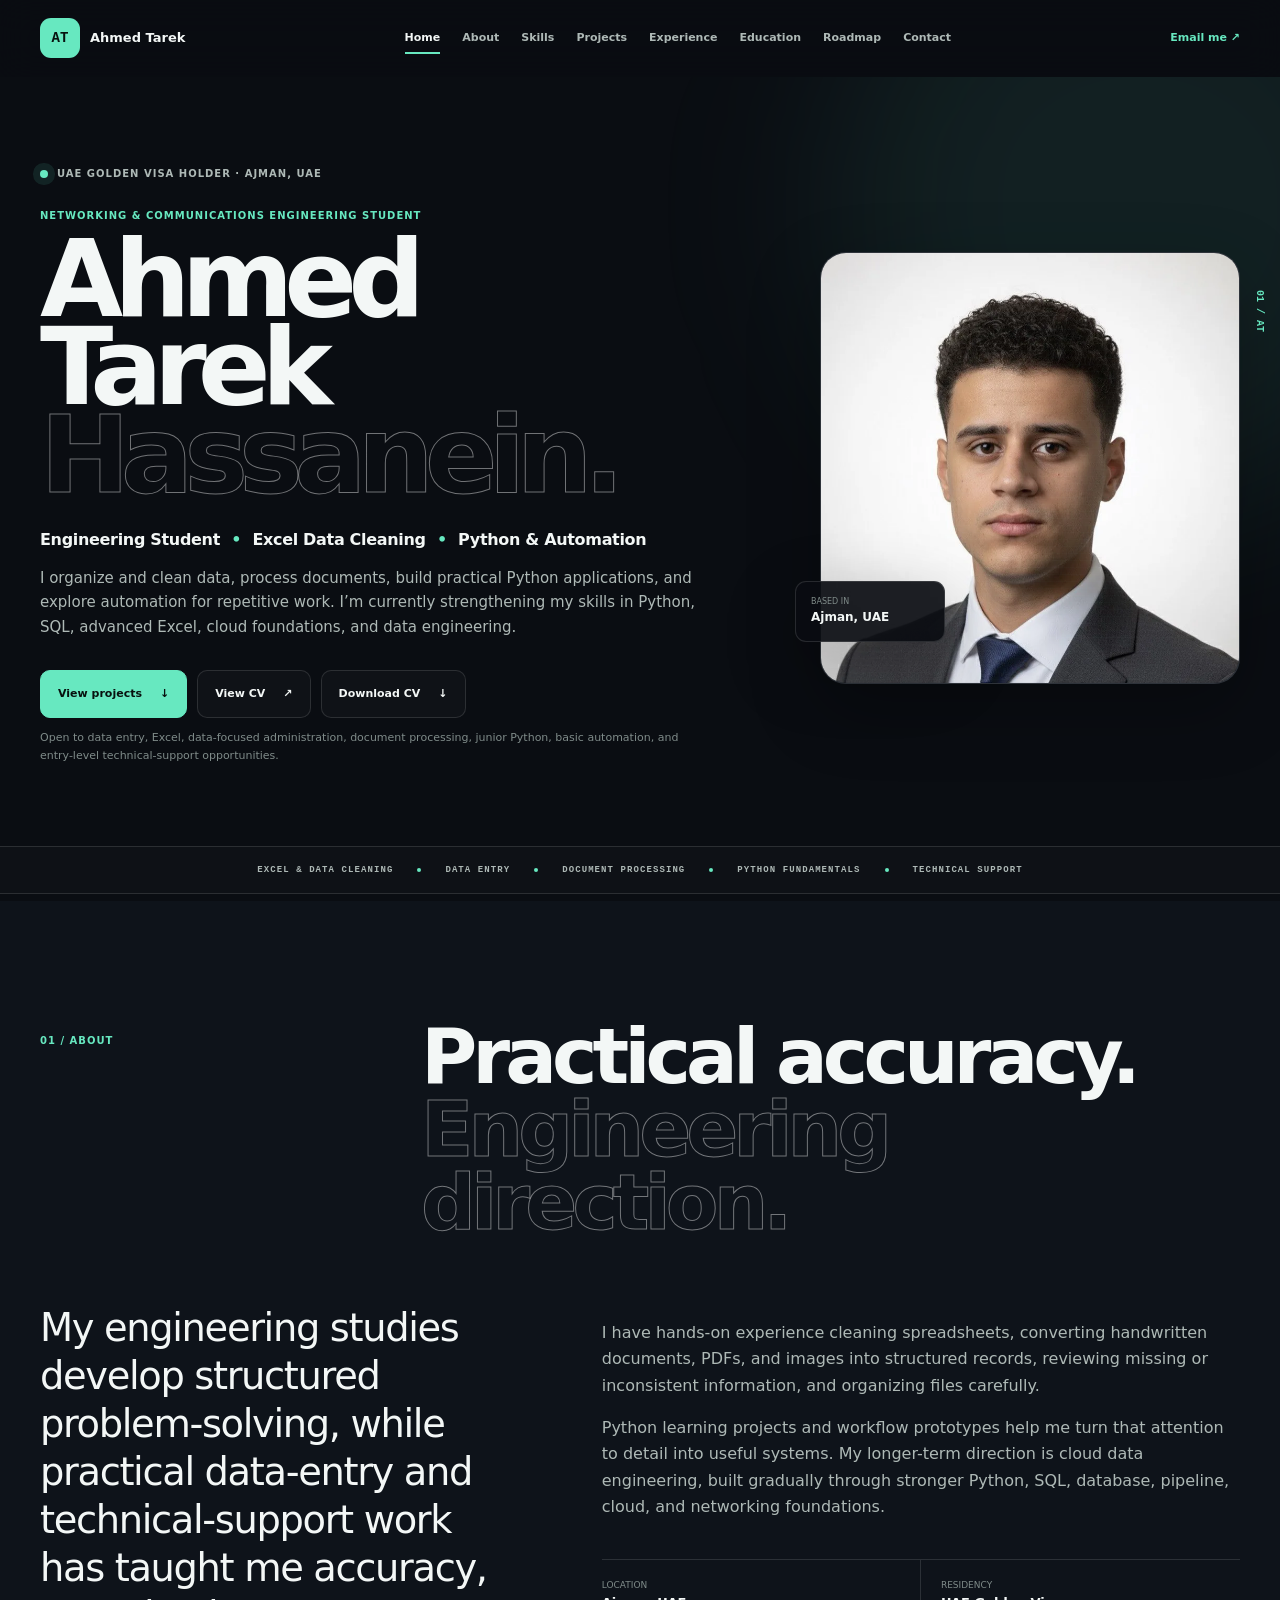
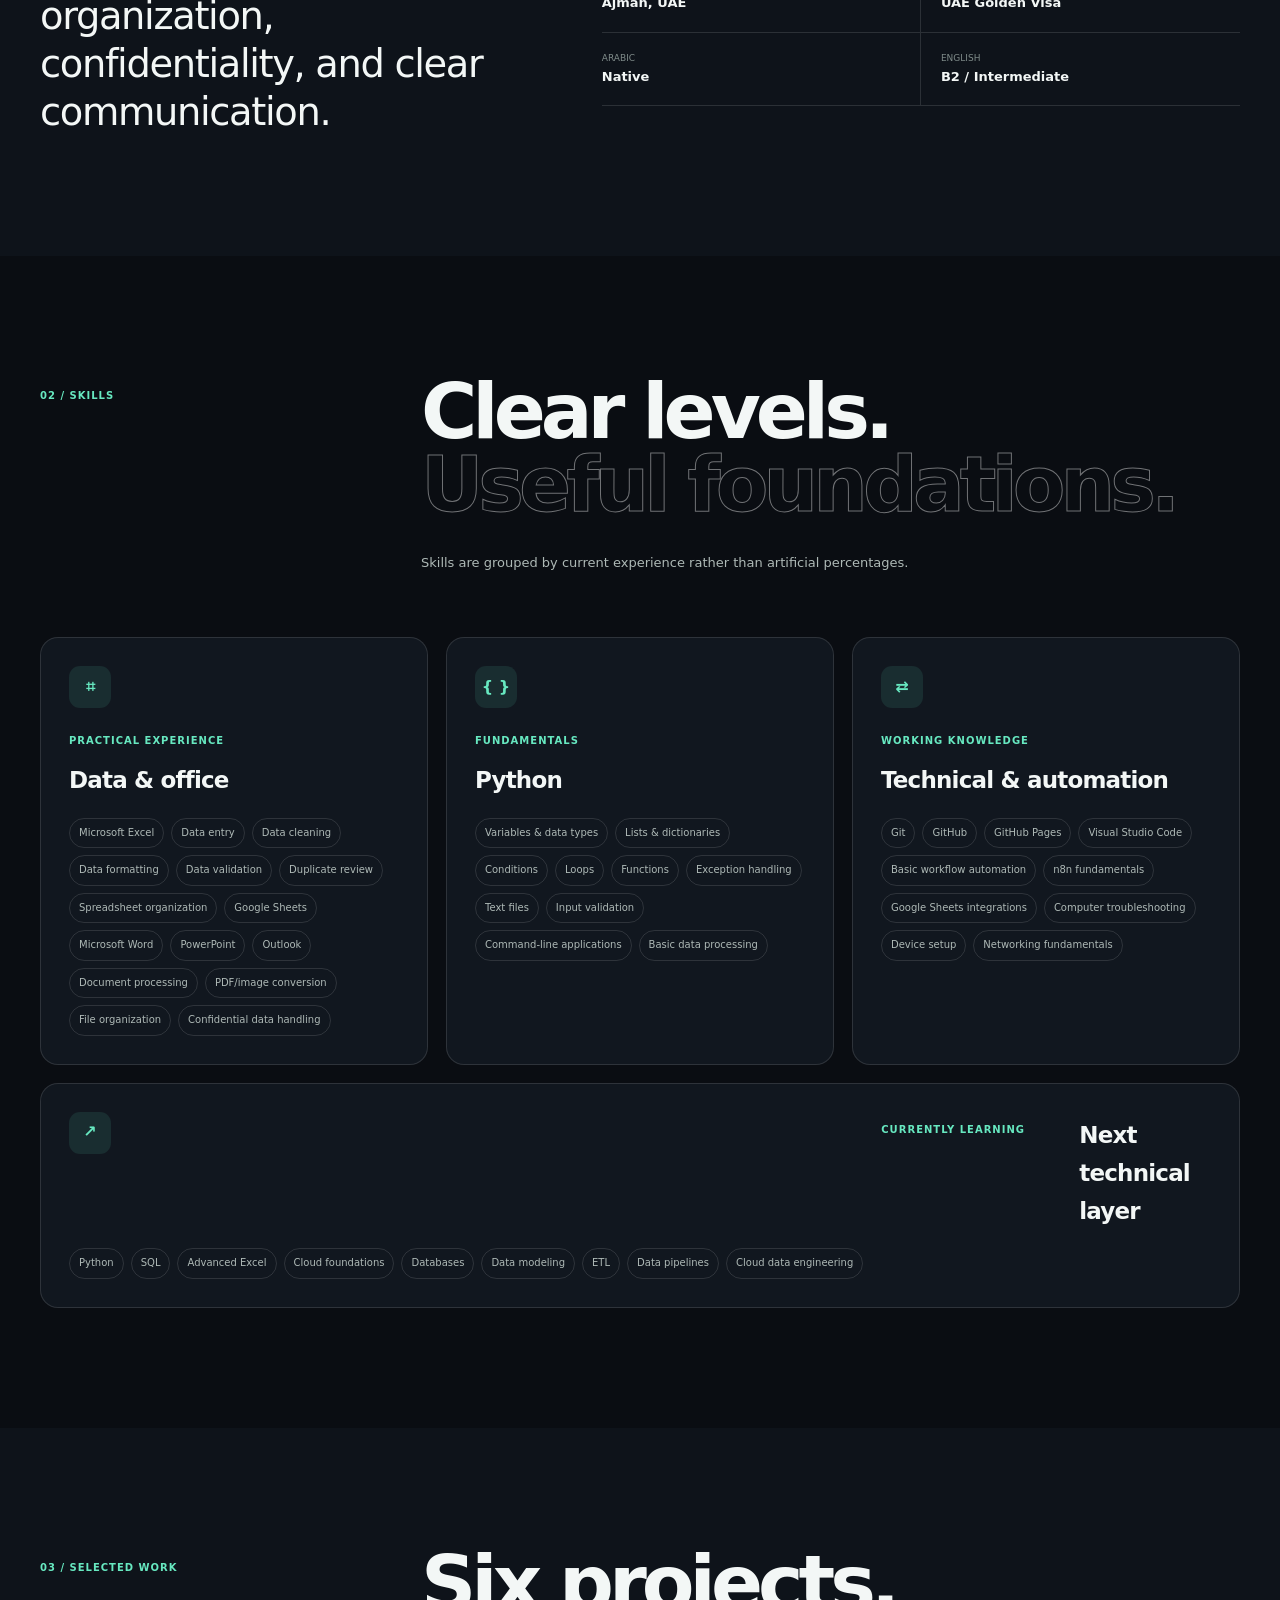
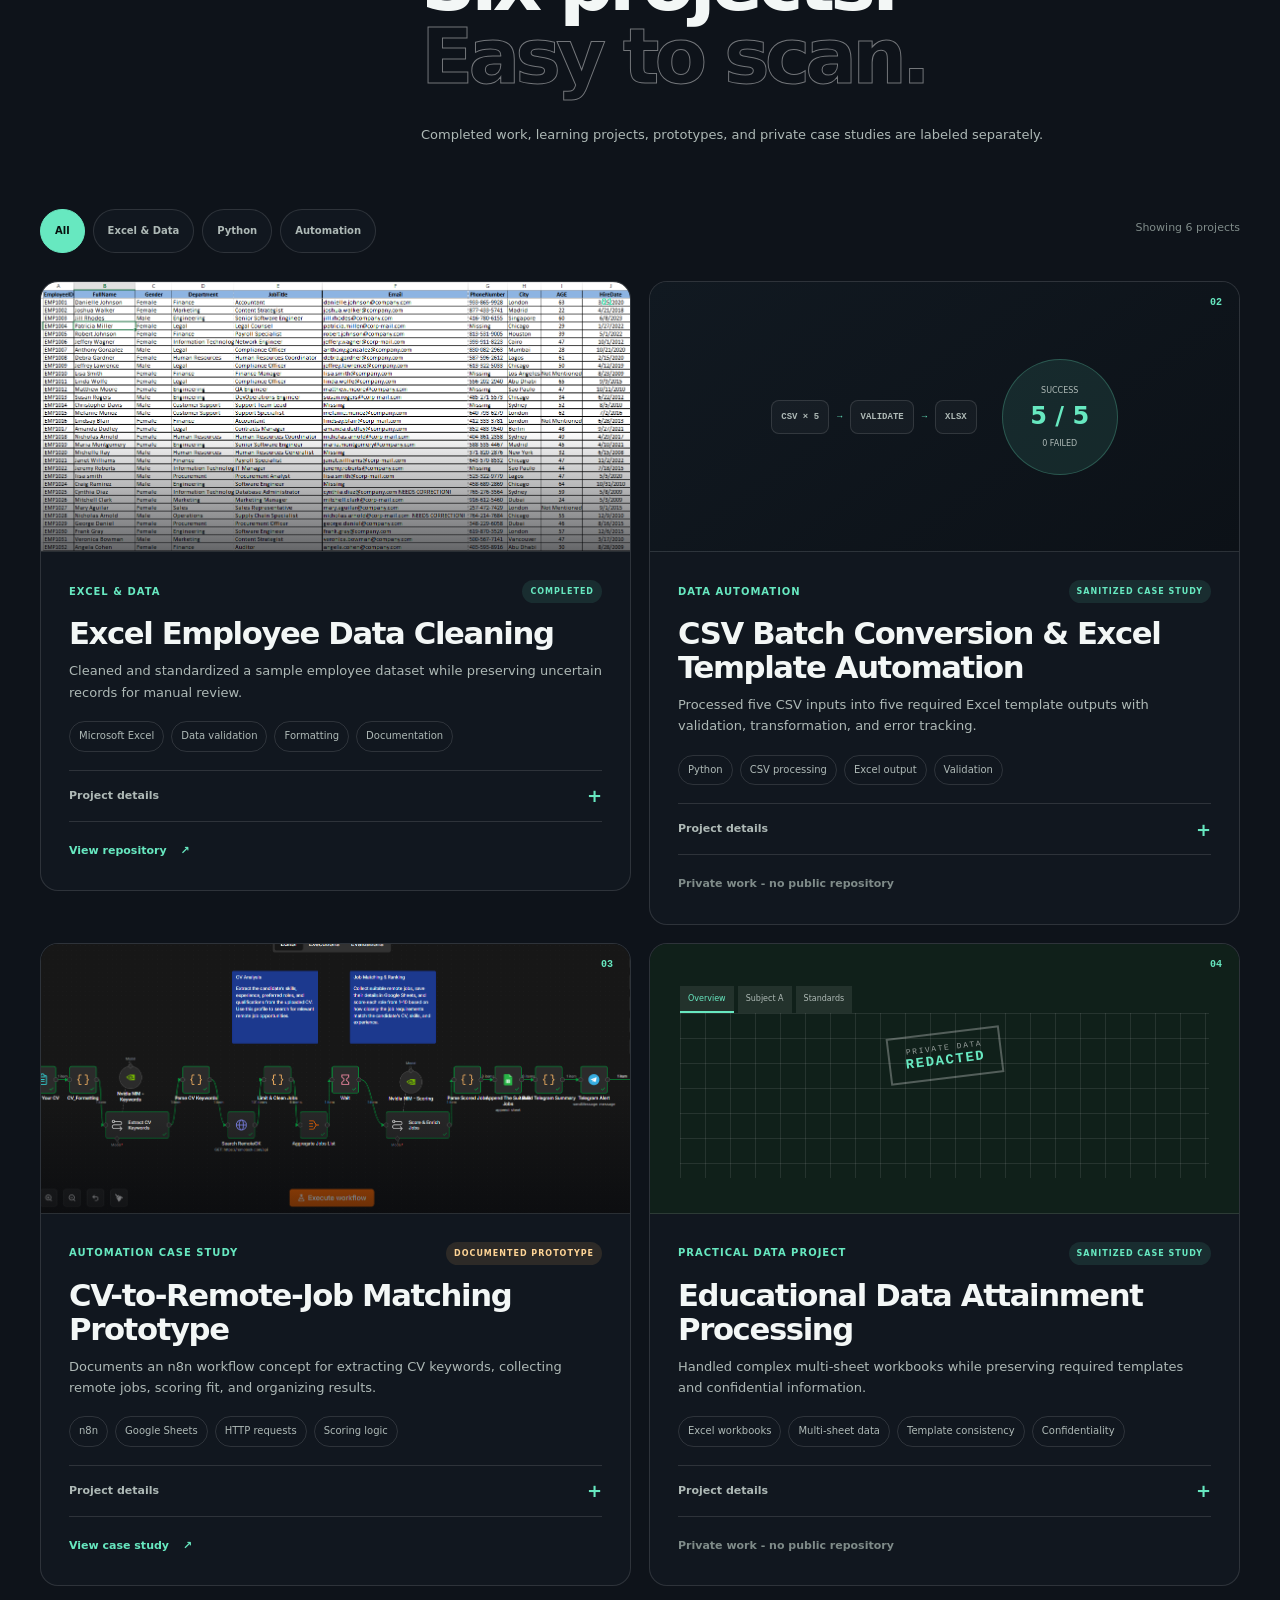
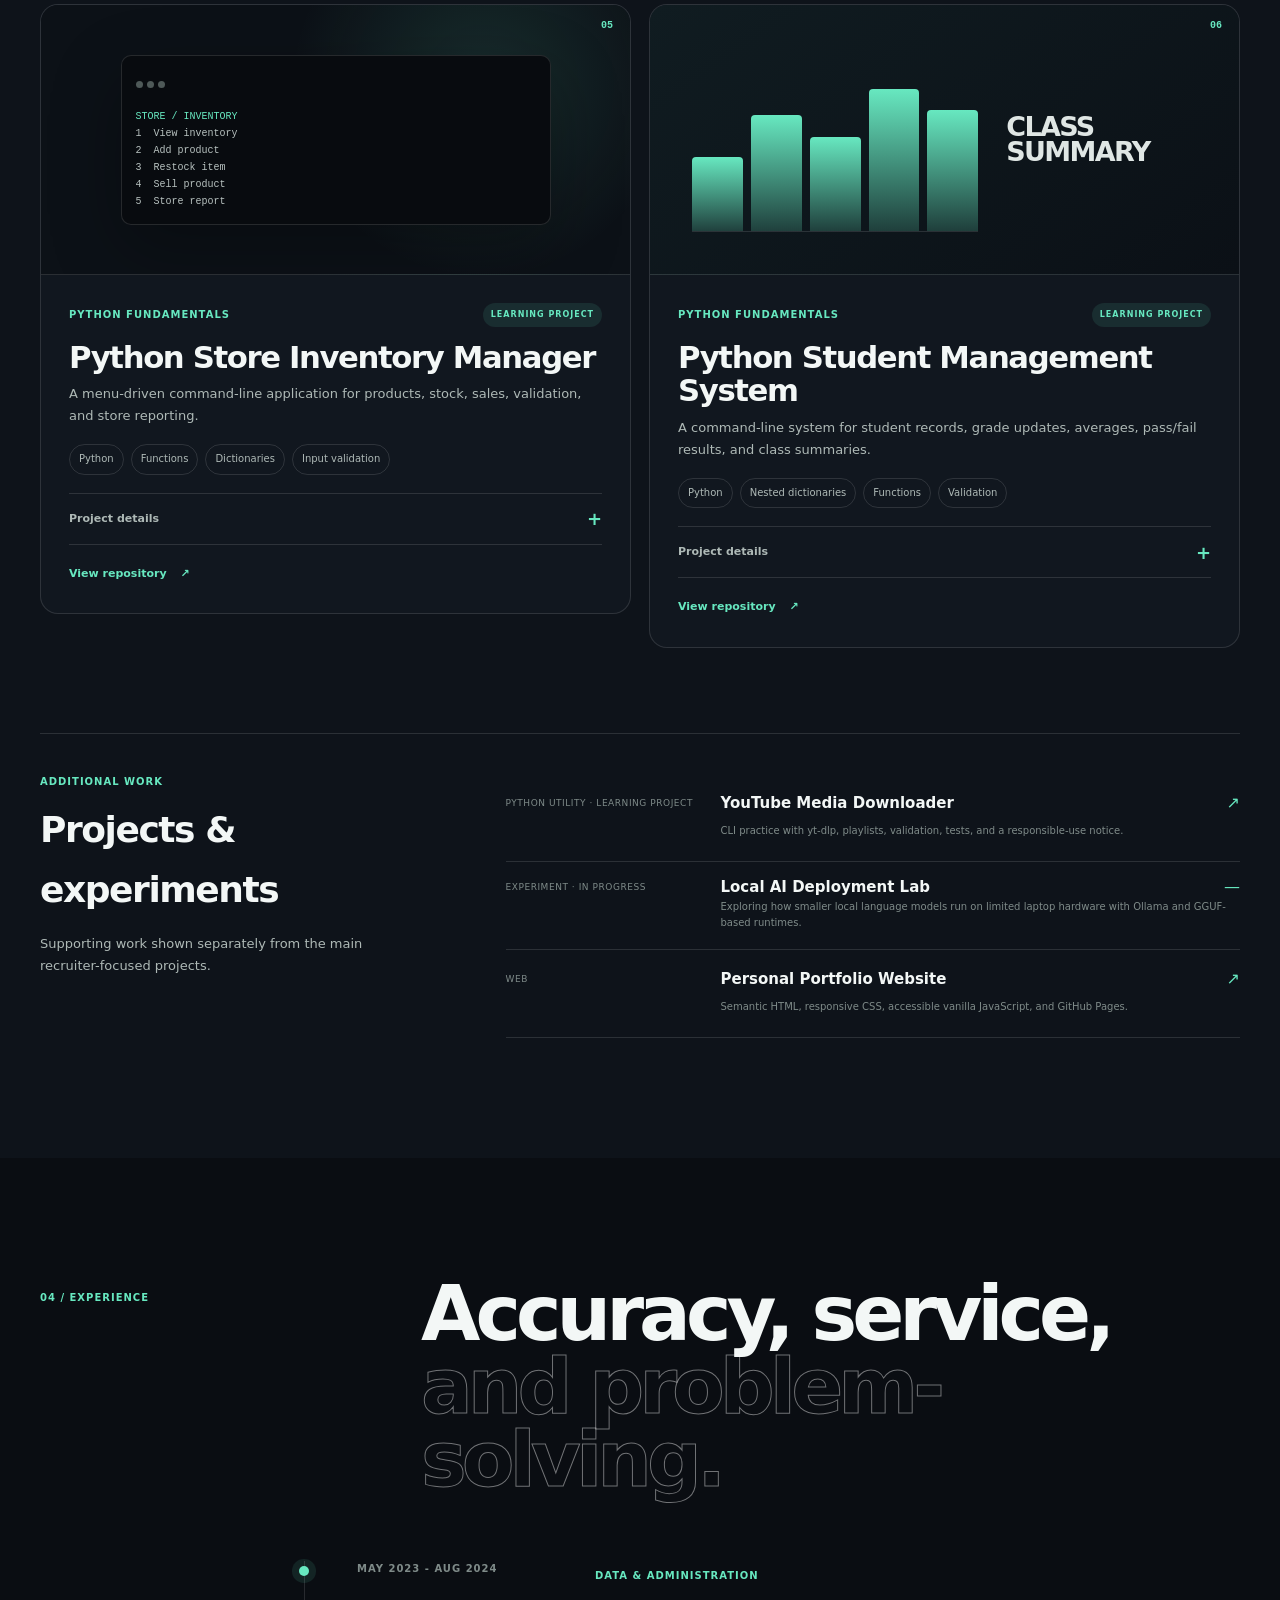
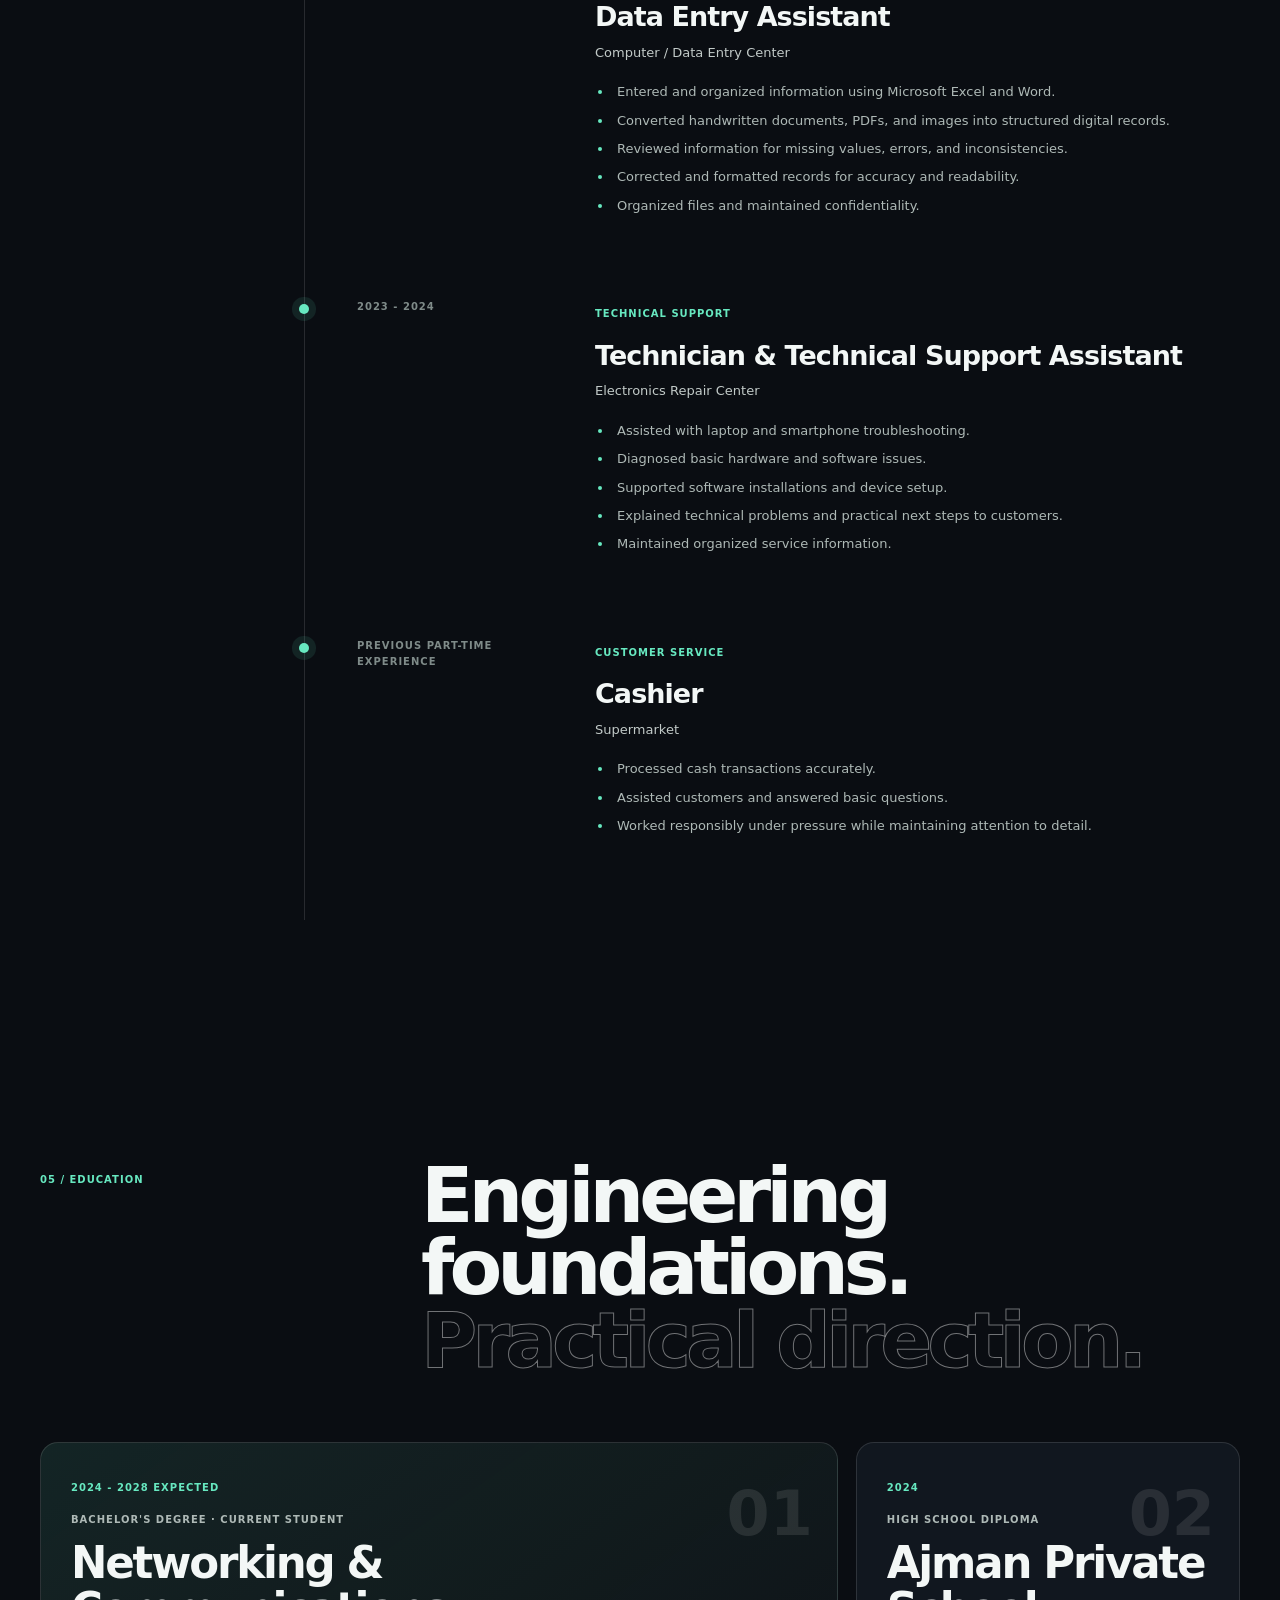
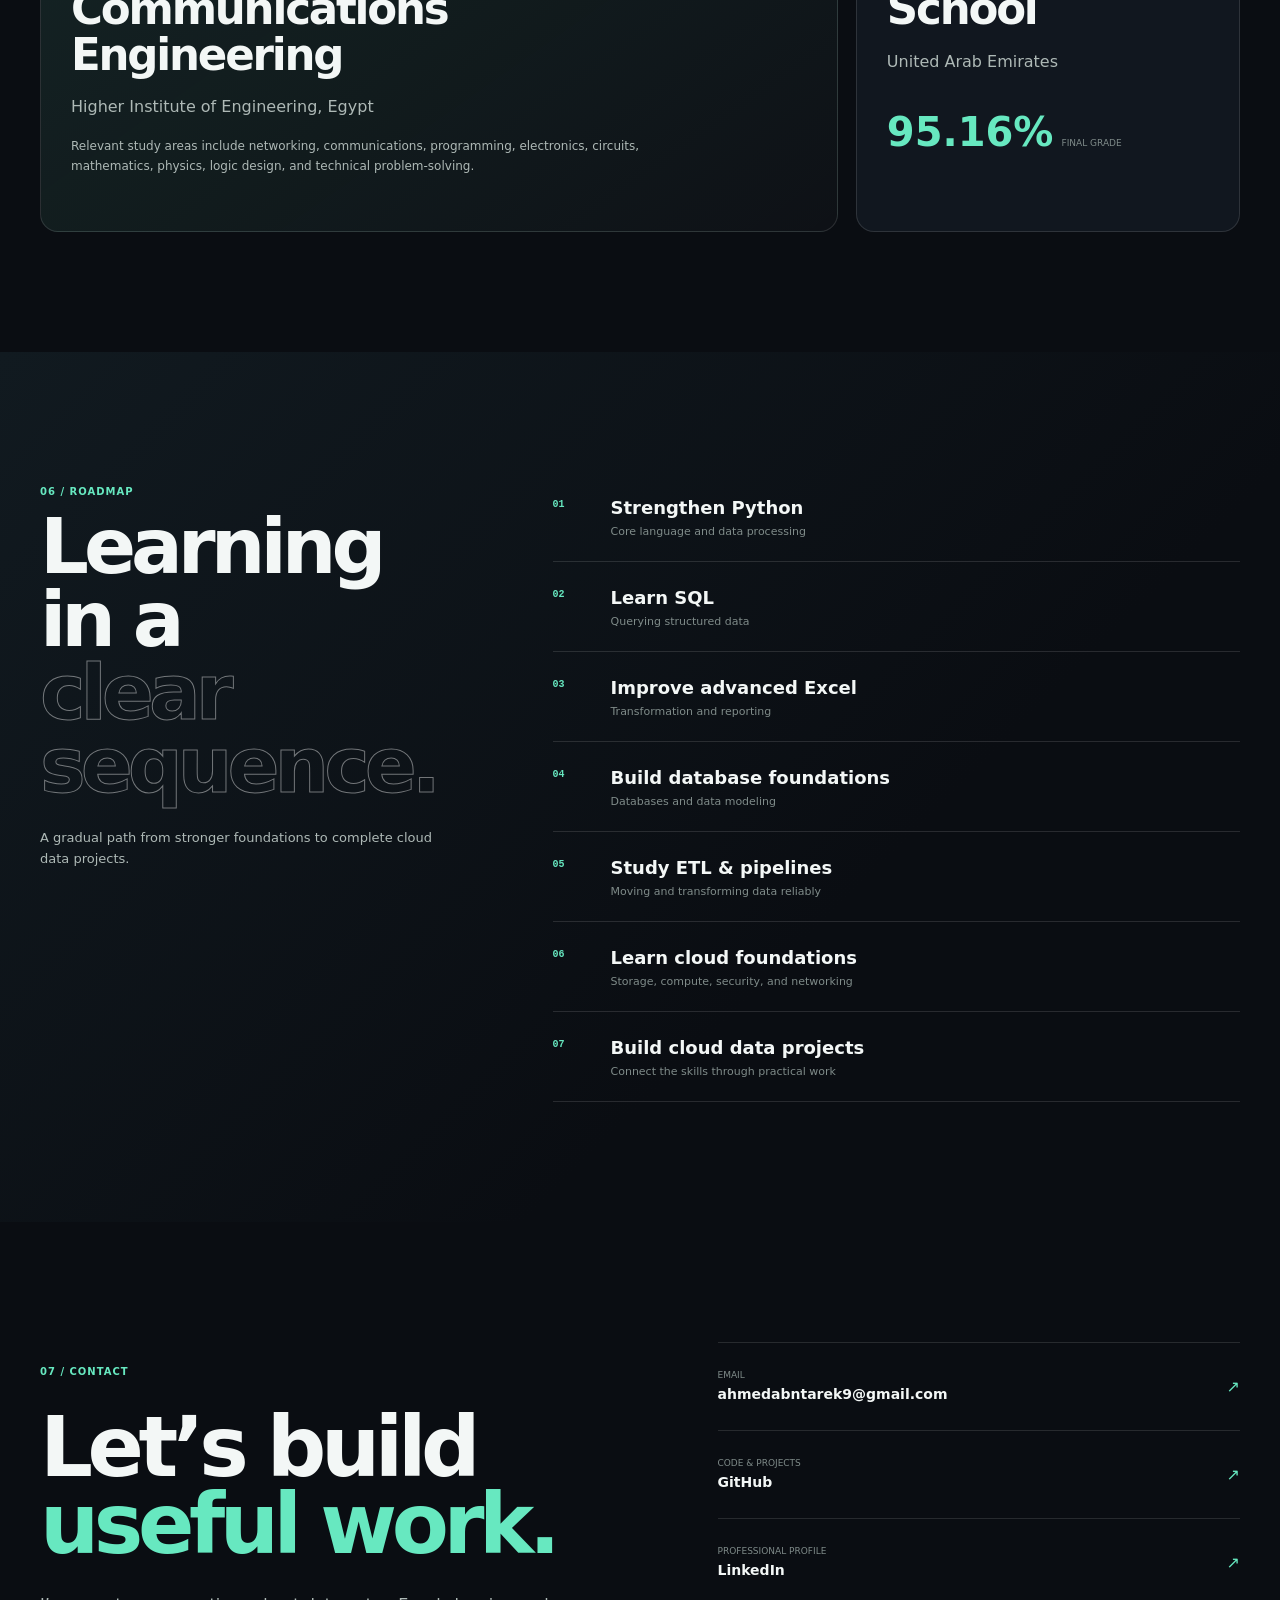
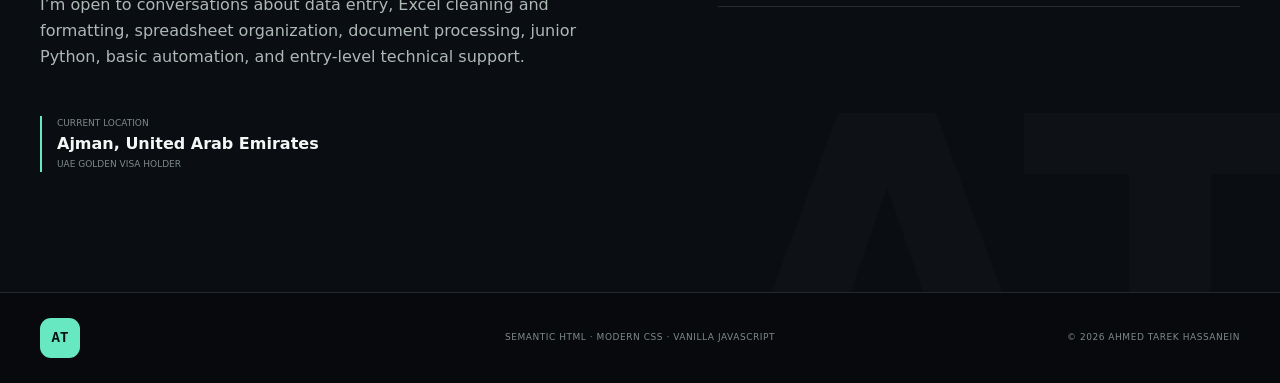
<file: index.html>
<!doctype html>
<html lang="en">
<head>
  <meta charset="utf-8">
  <meta name="viewport" content="width=device-width, initial-scale=1">
  <title>Ahmed Tarek Hassanein | Excel, Data Entry, Python &amp; Automation</title>
  <meta name="description" content="Portfolio of Ahmed Tarek Hassanein, a Networking and Communications Engineering student in Ajman with practical experience in Excel, data entry, document processing, Python fundamentals, and technical support.">
  <meta name="theme-color" content="#0a0d12">
  <meta name="color-scheme" content="dark">
  <link rel="canonical" href="https://ahmedtarekportfolio.github.io/">
  <link rel="icon" href="assets/images/favicon.svg" type="image/svg+xml">
  <link rel="icon" href="assets/images/icon-192.png" sizes="192x192" type="image/png">
  <link rel="apple-touch-icon" href="assets/images/icon-192.png">
  <link rel="manifest" href="site.webmanifest">
  <meta property="og:type" content="website">
  <meta property="og:site_name" content="Ahmed Tarek Hassanein Portfolio">
  <meta property="og:title" content="Ahmed Tarek Hassanein | Excel, Data, Python &amp; Automation">
  <meta property="og:description" content="Engineering student building practical data, spreadsheet, Python, and automation projects in Ajman, UAE.">
  <meta property="og:url" content="https://ahmedtarekportfolio.github.io/">
  <meta property="og:image" content="https://ahmedtarekportfolio.github.io/assets/images/social-card.png">
  <meta property="og:image:width" content="1200">
  <meta property="og:image:height" content="630">
  <meta property="og:image:alt" content="Ahmed Tarek Hassanein - Engineering student focused on Excel, data, Python, and automation in Ajman, UAE">
  <meta name="twitter:card" content="summary_large_image">
  <meta name="twitter:title" content="Ahmed Tarek Hassanein | Portfolio">
  <meta name="twitter:description" content="Excel, data entry, document processing, Python fundamentals, automation, and technical support.">
  <meta name="twitter:image" content="https://ahmedtarekportfolio.github.io/assets/images/social-card.png">
  <link rel="stylesheet" href="assets/css/style.css">
  <script>document.documentElement.classList.add('js');</script>
  <script type="application/ld+json">
  {
    "@context": "https://schema.org",
    "@type": "Person",
    "name": "Ahmed Tarek Hassanein",
    "url": "https://ahmedtarekportfolio.github.io/",
    "image": "https://ahmedtarekportfolio.github.io/assets/profile-photo.webp",
    "jobTitle": "Networking and Communications Engineering Student",
    "nationality": { "@type": "Country", "name": "Egypt" },
    "homeLocation": { "@type": "Place", "name": "Ajman, United Arab Emirates" },
    "email": "mailto:ahmedabntarek9@gmail.com",
    "sameAs": [
      "https://github.com/AhmedTarekPortfolio",
      "https://linkedin.com/in/ahmedtarek-g7"
    ],
    "knowsAbout": ["Microsoft Excel", "Data Entry", "Data Cleaning", "Document Processing", "Python Fundamentals", "Workflow Automation", "Technical Support", "Networking Fundamentals"]
  }
  </script>
  <script src="assets/js/main.js" defer></script>
</head>
<body>
  <a class="skip-link" href="#main-content">Skip to main content</a>
  <div class="site-grid" aria-hidden="true"></div>

  <header class="site-header" id="site-header">
    <div class="nav-shell">
      <a class="brand" href="#home" aria-label="Ahmed Tarek Hassanein - home"><span class="brand-mark">AT</span><span class="brand-name">Ahmed Tarek</span></a>
      <button class="menu-toggle" type="button" aria-expanded="false" aria-controls="primary-nav"><span class="sr-only">Open navigation</span><span></span><span></span></button>
      <nav id="primary-nav" class="primary-nav" aria-label="Primary navigation">
        <a href="#home" class="active">Home</a><a href="#about">About</a><a href="#skills">Skills</a><a href="#projects">Projects</a><a href="#experience">Experience</a><a href="#education">Education</a><a href="#roadmap">Roadmap</a><a href="#contact">Contact</a>
      </nav>
      <a class="nav-cta" href="mailto:ahmedabntarek9@gmail.com">Email me <span aria-hidden="true">↗</span></a>
    </div>
  </header>

  <main id="main-content">
    <section class="hero section" id="home" aria-labelledby="hero-title">
      <div class="hero-glow" aria-hidden="true"></div>
      <div class="container hero-layout">
        <div class="hero-copy reveal">
          <div class="availability"><span></span> UAE Golden Visa holder · Ajman, UAE</div>
          <p class="eyebrow">Networking &amp; Communications Engineering student</p>
          <h1 id="hero-title">Ahmed Tarek<br><span>Hassanein.</span></h1>
          <p class="headline">Engineering Student <i>•</i> Excel Data Cleaning <i>•</i> Python &amp; Automation</p>
          <p class="hero-intro">I organize and clean data, process documents, build practical Python applications, and explore automation for repetitive work. I’m currently strengthening my skills in Python, SQL, advanced Excel, cloud foundations, and data engineering.</p>
          <div class="hero-actions">
            <a class="button button-primary" href="#projects">View projects <span aria-hidden="true">↓</span></a>
            <a class="button button-ghost" href="resume/Ahmed-Tarek-Hassanein-CV.pdf" target="_blank" rel="noreferrer">View CV <span aria-hidden="true">↗</span></a>
            <a class="button button-ghost" href="resume/Ahmed-Tarek-Hassanein-CV.pdf" download>Download CV <span aria-hidden="true">↓</span></a>
          </div>
          <p class="hero-note">Open to data entry, Excel, data-focused administration, document processing, junior Python, basic automation, and entry-level technical-support opportunities.</p>
        </div>
        <div class="profile-wrap reveal" data-delay="1">
          <div class="profile-frame"><div class="profile-fallback" aria-hidden="true">AT</div><img src="assets/profile-photo.webp" alt="Portrait of Ahmed Tarek Hassanein" width="800" height="822" decoding="async" fetchpriority="high"><div class="profile-scan" aria-hidden="true"></div></div>
          <div class="profile-meta"><span>Based in</span><strong>Ajman, UAE</strong></div><div class="profile-code" aria-hidden="true">01 / AT</div>
        </div>
      </div>
      <div class="hero-strip" aria-label="Areas of focus"><span>Excel &amp; data cleaning</span><i></i><span>Data entry</span><i></i><span>Document processing</span><i></i><span>Python fundamentals</span><i></i><span>Technical support</span></div>
    </section>

    <section class="section about" id="about" aria-labelledby="about-title"><div class="container">
      <div class="section-heading reveal"><p class="section-kicker">01 / About</p><h2 id="about-title">Practical accuracy.<br><span>Engineering direction.</span></h2></div>
      <div class="about-layout"><p class="about-lead reveal">My engineering studies develop structured problem-solving, while practical data-entry and technical-support work has taught me accuracy, organization, confidentiality, and clear communication.</p><div class="about-copy reveal">
        <p>I have hands-on experience cleaning spreadsheets, converting handwritten documents, PDFs, and images into structured records, reviewing missing or inconsistent information, and organizing files carefully.</p>
        <p>Python learning projects and workflow prototypes help me turn that attention to detail into useful systems. My longer-term direction is cloud data engineering, built gradually through stronger Python, SQL, database, pipeline, cloud, and networking foundations.</p>
        <div class="fact-grid" aria-label="Personal details"><div><span>Location</span><strong>Ajman, UAE</strong></div><div><span>Residency</span><strong>UAE Golden Visa</strong></div><div><span>Arabic</span><strong>Native</strong></div><div><span>English</span><strong>B2 / Intermediate</strong></div></div>
      </div></div>
    </div></section>

    <section class="section skills" id="skills" aria-labelledby="skills-title"><div class="container">
      <div class="section-heading reveal"><p class="section-kicker">02 / Skills</p><h2 id="skills-title">Clear levels.<br><span>Useful foundations.</span></h2><p>Skills are grouped by current experience rather than artificial percentages.</p></div>
      <div class="skill-grid">
        <article class="skill-card reveal"><div class="skill-icon" aria-hidden="true">⌗</div><span class="level practical">Practical experience</span><h3>Data &amp; office</h3><ul class="tag-list"><li>Microsoft Excel</li><li>Data entry</li><li>Data cleaning</li><li>Data formatting</li><li>Data validation</li><li>Duplicate review</li><li>Spreadsheet organization</li><li>Google Sheets</li><li>Microsoft Word</li><li>PowerPoint</li><li>Outlook</li><li>Document processing</li><li>PDF/image conversion</li><li>File organization</li><li>Confidential data handling</li></ul></article>
        <article class="skill-card reveal" data-delay="1"><div class="skill-icon" aria-hidden="true">{ }</div><span class="level fundamentals">Fundamentals</span><h3>Python</h3><ul class="tag-list"><li>Variables &amp; data types</li><li>Lists &amp; dictionaries</li><li>Conditions</li><li>Loops</li><li>Functions</li><li>Exception handling</li><li>Text files</li><li>Input validation</li><li>Command-line applications</li><li>Basic data processing</li></ul></article>
        <article class="skill-card reveal" data-delay="2"><div class="skill-icon" aria-hidden="true">⇄</div><span class="level working">Working knowledge</span><h3>Technical &amp; automation</h3><ul class="tag-list"><li>Git</li><li>GitHub</li><li>GitHub Pages</li><li>Visual Studio Code</li><li>Basic workflow automation</li><li>n8n fundamentals</li><li>Google Sheets integrations</li><li>Computer troubleshooting</li><li>Device setup</li><li>Networking fundamentals</li></ul></article>
        <article class="skill-card learning-card reveal"><div class="skill-icon" aria-hidden="true">↗</div><span class="level learning">Currently learning</span><h3>Next technical layer</h3><ul class="tag-list"><li>Python</li><li>SQL</li><li>Advanced Excel</li><li>Cloud foundations</li><li>Databases</li><li>Data modeling</li><li>ETL</li><li>Data pipelines</li><li>Cloud data engineering</li></ul></article>
      </div>
    </div></section>

    <section class="section projects" id="projects" aria-labelledby="projects-title"><div class="container">
      <div class="section-heading reveal"><p class="section-kicker">03 / Selected work</p><h2 id="projects-title">Six projects.<br><span>Easy to scan.</span></h2><p>Completed work, learning projects, prototypes, and private case studies are labeled separately.</p></div>
      <div class="filter-row reveal"><div class="filter-bar" role="group" aria-label="Filter featured projects"><button type="button" class="filter-button active" data-filter="all" aria-pressed="true">All</button><button type="button" class="filter-button" data-filter="data" aria-pressed="false">Excel &amp; Data</button><button type="button" class="filter-button" data-filter="python" aria-pressed="false">Python</button><button type="button" class="filter-button" data-filter="automation" aria-pressed="false">Automation</button></div><p class="filter-count" id="project-count" role="status" aria-live="polite">Showing 6 projects</p></div>
      <div class="project-grid">
        <article class="project-card featured reveal" data-category="data"><div class="project-visual image-visual"><img src="assets/projects/excel-cleaning.png" alt="Cleaned employee spreadsheet with standardized columns and flagged records" width="1230" height="545" loading="lazy" decoding="async"><span class="project-index">01</span></div><div class="project-body"><div class="project-topline"><span>Excel &amp; Data</span><span class="status completed">Completed</span></div><h3>Excel Employee Data Cleaning</h3><p>Cleaned and standardized a sample employee dataset while preserving uncertain records for manual review.</p><ul class="tech-list"><li>Microsoft Excel</li><li>Data validation</li><li>Formatting</li><li>Documentation</li></ul><details><summary>Project details <span aria-hidden="true">+</span></summary><div class="details-content"><p><strong>Problem:</strong> Inconsistent names, categories, dates, phone formats, missing values, and fields needing review.</p><p><strong>Process:</strong> Corrected clear issues, standardized formats, removed unused columns, reordered the dataset, and flagged uncertain values rather than deleting them.</p></div></details><a class="text-link" href="https://github.com/AhmedTarekPortfolio/Excel-data-cleaning" target="_blank" rel="noreferrer">View repository <span aria-hidden="true">↗</span></a></div></article>

        <article class="project-card featured reveal" data-category="data automation"><div class="project-visual batch-visual"><div class="batch-flow"><span>CSV × 5</span><b aria-hidden="true">→</b><span>VALIDATE</span><b aria-hidden="true">→</b><span>XLSX</span></div><div class="batch-result"><span>Success</span><strong>5 / 5</strong><small>0 failed</small></div><span class="project-index">02</span></div><div class="project-body"><div class="project-topline"><span>Data Automation</span><span class="status practical-status">Sanitized case study</span></div><h3>CSV Batch Conversion &amp; Excel Template Automation</h3><p>Processed five CSV inputs into five required Excel template outputs with validation, transformation, and error tracking.</p><ul class="tech-list"><li>Python</li><li>CSV processing</li><li>Excel output</li><li>Validation</li></ul><details><summary>Project details <span aria-hidden="true">+</span></summary><div class="details-content"><p><strong>Verified result:</strong> Five input files, five successful outputs, and zero failed files.</p><p class="privacy-note">Confidential source data and local file paths are not published.</p></div></details><span class="no-link">Private work - no public repository</span></div></article>

        <article class="project-card featured reveal" data-category="data automation"><div class="project-visual image-visual"><img src="assets/projects/cv-job-matching.png" alt="n8n prototype diagram for CV analysis, remote-job collection, scoring, spreadsheet storage, and alerts" width="1333" height="550" loading="lazy" decoding="async"><span class="project-index">03</span></div><div class="project-body"><div class="project-topline"><span>Automation Case Study</span><span class="status prototype-status">Documented prototype</span></div><h3>CV-to-Remote-Job Matching Prototype</h3><p>Documents an n8n workflow concept for extracting CV keywords, collecting remote jobs, scoring fit, and organizing results.</p><ul class="tech-list"><li>n8n</li><li>Google Sheets</li><li>HTTP requests</li><li>Scoring logic</li></ul><details><summary>Project details <span aria-hidden="true">+</span></summary><div class="details-content"><p>The public repository contains sanitized screenshots and documentation. It does not contain a reusable workflow JSON or sample workbook, so it is not presented as a reproducible completed automation.</p></div></details><a class="text-link" href="https://github.com/AhmedTarekPortfolio/CV-Remote-Job-Matching-Workflow" target="_blank" rel="noreferrer">View case study <span aria-hidden="true">↗</span></a></div></article>

        <article class="project-card reveal" data-category="data"><div class="project-visual workbook-visual"><div class="sheet-tabs"><span>Overview</span><span>Subject A</span><span>Standards</span></div><div class="sheet-grid" aria-hidden="true"></div><div class="lock-mark">PRIVATE DATA<br><strong>REDACTED</strong></div><span class="project-index">04</span></div><div class="project-body"><div class="project-topline"><span>Practical Data Project</span><span class="status practical-status">Sanitized case study</span></div><h3>Educational Data Attainment Processing</h3><p>Handled complex multi-sheet workbooks while preserving required templates and confidential information.</p><ul class="tech-list"><li>Excel workbooks</li><li>Multi-sheet data</li><li>Template consistency</li><li>Confidentiality</li></ul><details><summary>Project details <span aria-hidden="true">+</span></summary><div class="details-content"><p>Focused on subject organization, standards placement, workbook consistency, accuracy, and careful review.</p><p class="privacy-note">No student names, marks, school identity, institutional templates, or confidential screenshots are published.</p></div></details><span class="no-link">Private work - no public repository</span></div></article>

        <article class="project-card reveal" data-category="python"><div class="project-visual code-visual"><div class="mock-window"><i></i><i></i><i></i><pre><span>STORE / INVENTORY</span>
1  View inventory
2  Add product
3  Restock item
4  Sell product
5  Store report</pre></div><span class="project-index">05</span></div><div class="project-body"><div class="project-topline"><span>Python Fundamentals</span><span class="status learning-status">Learning project</span></div><h3>Python Store Inventory Manager</h3><p>A menu-driven command-line application for products, stock, sales, validation, and store reporting.</p><ul class="tech-list"><li>Python</li><li>Functions</li><li>Dictionaries</li><li>Input validation</li></ul><details><summary>Project details <span aria-hidden="true">+</span></summary><div class="details-content"><p>Supports product creation, restocking, selling against available stock, inventory value, revenue, low-stock reporting, and best-selling products.</p></div></details><a class="text-link" href="https://github.com/AhmedTarekPortfolio/python-store-inventory-manager" target="_blank" rel="noreferrer">View repository <span aria-hidden="true">↗</span></a></div></article>

        <article class="project-card reveal" data-category="python data"><div class="project-visual stats-visual"><div class="bars" aria-hidden="true"><span style="--h:44%"></span><span style="--h:69%"></span><span style="--h:56%"></span><span style="--h:84%"></span><span style="--h:72%"></span></div><div class="stats-label">CLASS<br>SUMMARY</div><span class="project-index">06</span></div><div class="project-body"><div class="project-topline"><span>Python Fundamentals</span><span class="status learning-status">Learning project</span></div><h3>Python Student Management System</h3><p>A command-line system for student records, grade updates, averages, pass/fail results, and class summaries.</p><ul class="tech-list"><li>Python</li><li>Nested dictionaries</li><li>Functions</li><li>Validation</li></ul><details><summary>Project details <span aria-hidden="true">+</span></summary><div class="details-content"><p>Handles duplicate students, empty grades, case-insensitive searches, valid grade ranges, class averages, and best/worst performance calculations.</p></div></details><a class="text-link" href="https://github.com/AhmedTarekPortfolio/python-student-management-system" target="_blank" rel="noreferrer">View repository <span aria-hidden="true">↗</span></a></div></article>
      </div>
      <p class="empty-state" id="project-empty" hidden>No featured projects match this filter.</p>

      <div class="learning-work reveal" aria-labelledby="additional-title"><div class="learning-intro"><p class="section-kicker">Additional work</p><h3 id="additional-title">Projects &amp; experiments</h3><p>Supporting work shown separately from the main recruiter-focused projects.</p></div><div class="learning-list">
        <a href="https://github.com/AhmedTarekPortfolio/youtube-media-downloader" target="_blank" rel="noreferrer"><span>Python utility · Learning project</span><strong>YouTube Media Downloader</strong><i aria-hidden="true">↗</i><small>CLI practice with yt-dlp, playlists, validation, tests, and a responsible-use notice.</small></a>
        <div><span>Experiment · In progress</span><strong>Local AI Deployment Lab</strong><i aria-hidden="true">—</i><small>Exploring how smaller local language models run on limited laptop hardware with Ollama and GGUF-based runtimes.</small></div>
        <a href="https://github.com/AhmedTarekPortfolio/AhmedTarekPortfolio.github.io" target="_blank" rel="noreferrer"><span>Web</span><strong>Personal Portfolio Website</strong><i aria-hidden="true">↗</i><small>Semantic HTML, responsive CSS, accessible vanilla JavaScript, and GitHub Pages.</small></a>
      </div></div>
    </div></section>

    <section class="section experience" id="experience" aria-labelledby="experience-title"><div class="container"><div class="section-heading reveal"><p class="section-kicker">04 / Experience</p><h2 id="experience-title">Accuracy, service,<br><span>and problem-solving.</span></h2></div><div class="timeline">
      <article class="timeline-item reveal"><div class="timeline-date">May 2023 - Aug 2024</div><div class="timeline-copy"><span class="role-type">Data &amp; administration</span><h3>Data Entry Assistant</h3><p class="company">Computer / Data Entry Center</p><ul><li>Entered and organized information using Microsoft Excel and Word.</li><li>Converted handwritten documents, PDFs, and images into structured digital records.</li><li>Reviewed information for missing values, errors, and inconsistencies.</li><li>Corrected and formatted records for accuracy and readability.</li><li>Organized files and maintained confidentiality.</li></ul></div></article>
      <article class="timeline-item reveal"><div class="timeline-date">2023 - 2024</div><div class="timeline-copy"><span class="role-type">Technical support</span><h3>Technician &amp; Technical Support Assistant</h3><p class="company">Electronics Repair Center</p><ul><li>Assisted with laptop and smartphone troubleshooting.</li><li>Diagnosed basic hardware and software issues.</li><li>Supported software installations and device setup.</li><li>Explained technical problems and practical next steps to customers.</li><li>Maintained organized service information.</li></ul></div></article>
      <article class="timeline-item reveal"><div class="timeline-date">Previous part-time experience</div><div class="timeline-copy"><span class="role-type">Customer service</span><h3>Cashier</h3><p class="company">Supermarket</p><ul><li>Processed cash transactions accurately.</li><li>Assisted customers and answered basic questions.</li><li>Worked responsibly under pressure while maintaining attention to detail.</li></ul></div></article>
    </div></div></section>

    <section class="section education" id="education" aria-labelledby="education-title"><div class="container"><div class="section-heading reveal"><p class="section-kicker">05 / Education</p><h2 id="education-title">Engineering foundations.<br><span>Practical direction.</span></h2></div><div class="education-grid">
      <article class="education-card primary reveal"><div><span class="education-year">2024 - 2028 expected</span><p class="education-type">Bachelor's degree · Current student</p><h3>Networking &amp; Communications Engineering</h3><p>Higher Institute of Engineering, Egypt</p><p class="education-detail">Relevant study areas include networking, communications, programming, electronics, circuits, mathematics, physics, logic design, and technical problem-solving.</p></div><span class="education-number" aria-hidden="true">01</span></article>
      <article class="education-card reveal"><div><span class="education-year">2024</span><p class="education-type">High School Diploma</p><h3>Ajman Private School</h3><p>United Arab Emirates</p><div class="grade"><strong>95.16%</strong><span>Final grade</span></div></div><span class="education-number" aria-hidden="true">02</span></article>
    </div></div></section>

    <section class="section roadmap" id="roadmap" aria-labelledby="roadmap-title"><div class="container roadmap-layout"><div class="section-heading reveal"><p class="section-kicker">06 / Roadmap</p><h2 id="roadmap-title">Learning in a<br><span>clear sequence.</span></h2><p>A gradual path from stronger foundations to complete cloud data projects.</p></div><ol class="roadmap-list reveal"><li><span>01</span><strong>Strengthen Python</strong><small>Core language and data processing</small></li><li><span>02</span><strong>Learn SQL</strong><small>Querying structured data</small></li><li><span>03</span><strong>Improve advanced Excel</strong><small>Transformation and reporting</small></li><li><span>04</span><strong>Build database foundations</strong><small>Databases and data modeling</small></li><li><span>05</span><strong>Study ETL &amp; pipelines</strong><small>Moving and transforming data reliably</small></li><li><span>06</span><strong>Learn cloud foundations</strong><small>Storage, compute, security, and networking</small></li><li><span>07</span><strong>Build cloud data projects</strong><small>Connect the skills through practical work</small></li></ol></div></section>

    <section class="section contact" id="contact" aria-labelledby="contact-title"><div class="container contact-layout"><div class="contact-copy reveal"><p class="section-kicker">07 / Contact</p><h2 id="contact-title">Let’s build<br><span>useful work.</span></h2><p>I’m open to conversations about data entry, Excel cleaning and formatting, spreadsheet organization, document processing, junior Python, basic automation, and entry-level technical support.</p><div class="contact-location"><span>Current location</span><strong>Ajman, United Arab Emirates</strong><small>UAE Golden Visa holder</small></div></div><div class="contact-links reveal">
      <a href="mailto:ahmedabntarek9@gmail.com"><span>Email</span><strong>ahmedabntarek9@gmail.com</strong><i aria-hidden="true">↗</i></a><a href="https://github.com/AhmedTarekPortfolio" target="_blank" rel="noreferrer"><span>Code &amp; projects</span><strong>GitHub</strong><i aria-hidden="true">↗</i></a><a href="https://linkedin.com/in/ahmedtarek-g7" target="_blank" rel="noreferrer"><span>Professional profile</span><strong>LinkedIn</strong><i aria-hidden="true">↗</i></a>
    </div></div></section>
  </main>
  <footer class="site-footer"><div class="container footer-layout"><a class="brand-mark" href="#home" aria-label="Back to top">AT</a><p>Semantic HTML · Modern CSS · Vanilla JavaScript</p><p>© <span id="year">2026</span> Ahmed Tarek Hassanein</p></div></footer>
</body>
</html>
</file>
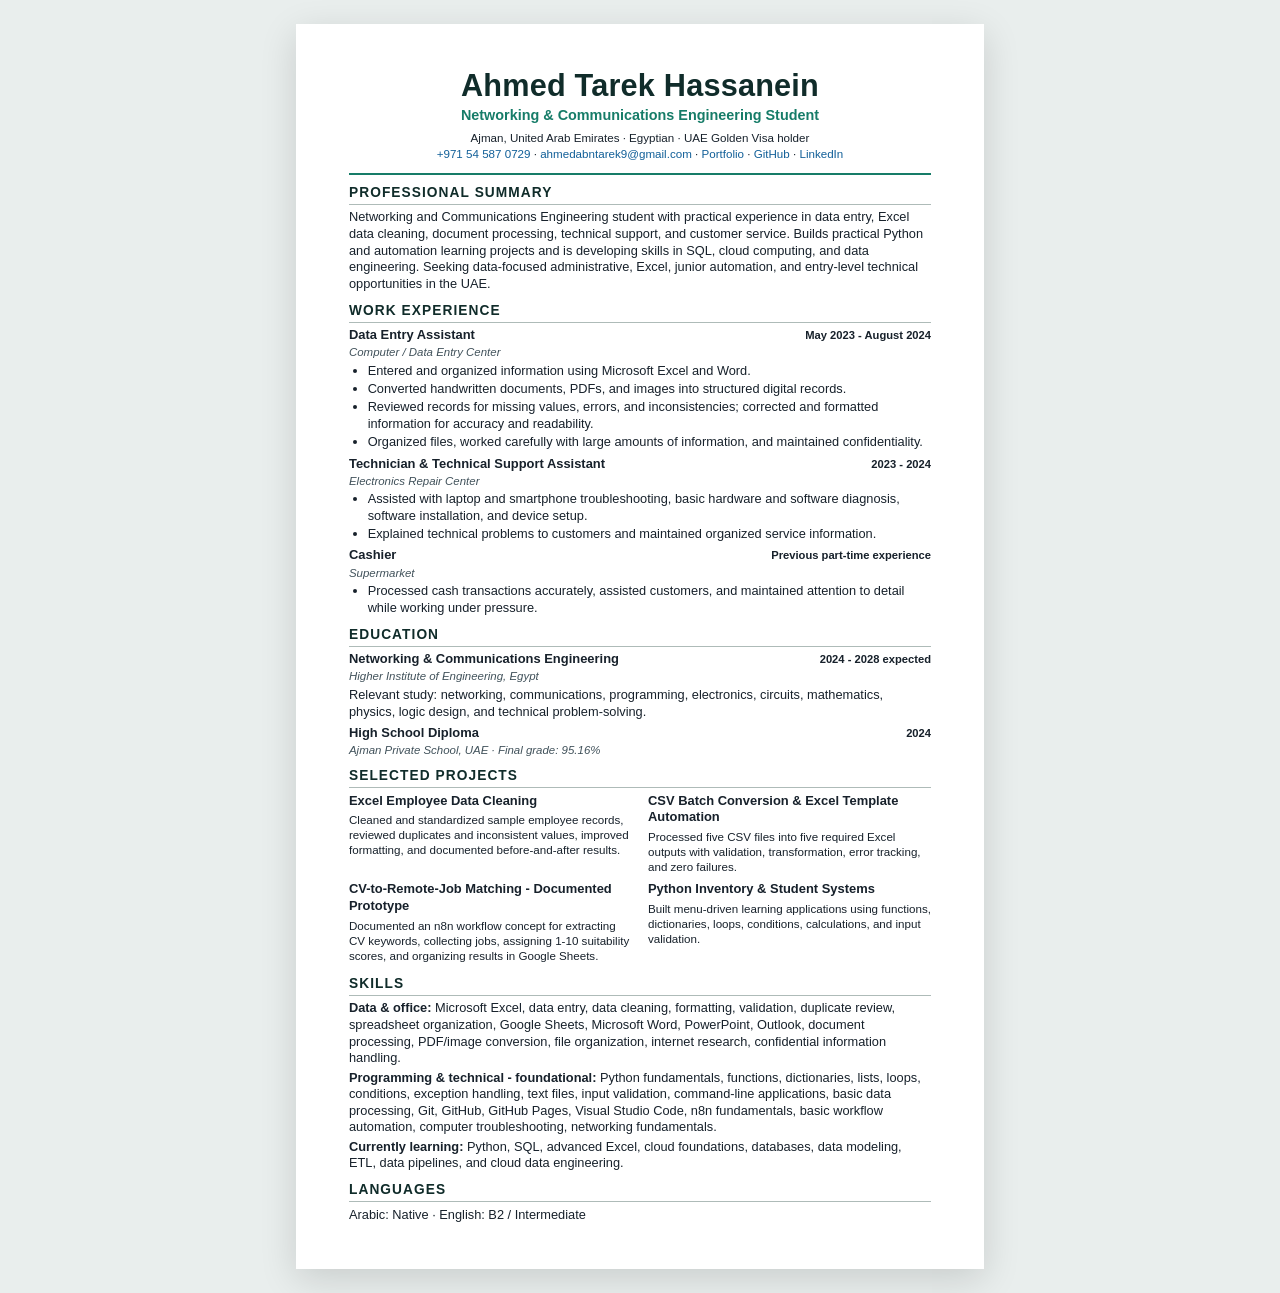
<file: resume/cv.html>
<!doctype html>
<html lang="en">
<head>
  <meta charset="utf-8">
  <meta name="viewport" content="width=device-width, initial-scale=1">
  <title>Ahmed Tarek Hassanein - CV</title>
  <meta name="description" content="Curriculum vitae of Ahmed Tarek Hassanein, Networking and Communications Engineering student in Ajman, UAE.">
  <link rel="stylesheet" href="cv.css">
</head>
<body>
  <main class="resume">
    <header>
      <h1>Ahmed Tarek Hassanein</h1>
      <p class="headline">Networking &amp; Communications Engineering Student</p>
      <address>
        Ajman, United Arab Emirates · Egyptian · UAE Golden Visa holder<br>
        <a href="tel:+971545870729">+971 54 587 0729</a> · <a href="mailto:ahmedabntarek9@gmail.com">ahmedabntarek9@gmail.com</a> ·
        <a href="https://ahmedtarekportfolio.github.io/">Portfolio</a> · <a href="https://github.com/AhmedTarekPortfolio">GitHub</a> · <a href="https://linkedin.com/in/ahmedtarek-g7">LinkedIn</a>
      </address>
    </header>

    <section aria-labelledby="summary"><h2 id="summary">Professional Summary</h2><p>Networking and Communications Engineering student with practical experience in data entry, Excel data cleaning, document processing, technical support, and customer service. Builds practical Python and automation learning projects and is developing skills in SQL, cloud computing, and data engineering. Seeking data-focused administrative, Excel, junior automation, and entry-level technical opportunities in the UAE.</p></section>

    <section aria-labelledby="experience"><h2 id="experience">Work Experience</h2>
      <article><div class="role"><h3>Data Entry Assistant</h3><span>May 2023 - August 2024</span></div><p class="company">Computer / Data Entry Center</p><ul><li>Entered and organized information using Microsoft Excel and Word.</li><li>Converted handwritten documents, PDFs, and images into structured digital records.</li><li>Reviewed records for missing values, errors, and inconsistencies; corrected and formatted information for accuracy and readability.</li><li>Organized files, worked carefully with large amounts of information, and maintained confidentiality.</li></ul></article>
      <article><div class="role"><h3>Technician &amp; Technical Support Assistant</h3><span>2023 - 2024</span></div><p class="company">Electronics Repair Center</p><ul><li>Assisted with laptop and smartphone troubleshooting, basic hardware and software diagnosis, software installation, and device setup.</li><li>Explained technical problems to customers and maintained organized service information.</li></ul></article>
      <article><div class="role"><h3>Cashier</h3><span>Previous part-time experience</span></div><p class="company">Supermarket</p><ul><li>Processed cash transactions accurately, assisted customers, and maintained attention to detail while working under pressure.</li></ul></article>
    </section>

    <section aria-labelledby="education"><h2 id="education">Education</h2>
      <article><div class="role"><h3>Networking &amp; Communications Engineering</h3><span>2024 - 2028 expected</span></div><p class="company">Higher Institute of Engineering, Egypt</p><p>Relevant study: networking, communications, programming, electronics, circuits, mathematics, physics, logic design, and technical problem-solving.</p></article>
      <article><div class="role"><h3>High School Diploma</h3><span>2024</span></div><p class="company">Ajman Private School, UAE · Final grade: 95.16%</p></article>
    </section>

    <section aria-labelledby="projects"><h2 id="projects">Selected Projects</h2><div class="project-grid">
      <article><h3>Excel Employee Data Cleaning</h3><p>Cleaned and standardized sample employee records, reviewed duplicates and inconsistent values, improved formatting, and documented before-and-after results.</p></article>
      <article><h3>CSV Batch Conversion &amp; Excel Template Automation</h3><p>Processed five CSV files into five required Excel outputs with validation, transformation, error tracking, and zero failures.</p></article>
      <article><h3>CV-to-Remote-Job Matching - Documented Prototype</h3><p>Documented an n8n workflow concept for extracting CV keywords, collecting jobs, assigning 1-10 suitability scores, and organizing results in Google Sheets.</p></article>
      <article><h3>Python Inventory &amp; Student Systems</h3><p>Built menu-driven learning applications using functions, dictionaries, loops, conditions, calculations, and input validation.</p></article>
    </div></section>

    <section aria-labelledby="skills"><h2 id="skills">Skills</h2>
      <p><strong>Data &amp; office:</strong> Microsoft Excel, data entry, data cleaning, formatting, validation, duplicate review, spreadsheet organization, Google Sheets, Microsoft Word, PowerPoint, Outlook, document processing, PDF/image conversion, file organization, internet research, confidential information handling.</p>
      <p><strong>Programming &amp; technical - foundational:</strong> Python fundamentals, functions, dictionaries, lists, loops, conditions, exception handling, text files, input validation, command-line applications, basic data processing, Git, GitHub, GitHub Pages, Visual Studio Code, n8n fundamentals, basic workflow automation, computer troubleshooting, networking fundamentals.</p>
      <p><strong>Currently learning:</strong> Python, SQL, advanced Excel, cloud foundations, databases, data modeling, ETL, data pipelines, and cloud data engineering.</p>
    </section>

    <section class="languages" aria-labelledby="languages"><h2 id="languages">Languages</h2><p>Arabic: Native · English: B2 / Intermediate</p></section>
  </main>
</body>
</html>
</file>
<file: assets/css/style.css>
:root {
  --bg: #0a0d12; --bg-soft: #0e131a; --panel: #11171f; --panel-2: #151d26;
  --text: #f3f7f6; --muted: #aeb9b6; --dim: #7f8b89; --accent: #67e8c0;
  --accent-soft: rgba(103,232,192,.1); --line: rgba(255,255,255,.12);
  --danger-soft: rgba(247,179,97,.12); --container: 1200px; --header: 76px; --radius: 18px;
  --shadow: 0 24px 70px rgba(0,0,0,.28);
}
* { box-sizing: border-box; }
html { scroll-behavior: smooth; scroll-padding-top: calc(var(--header) + 18px); }
body { margin: 0; min-width: 280px; background: var(--bg); color: var(--text); font-family: Inter, ui-sans-serif, system-ui, -apple-system, BlinkMacSystemFont, "Segoe UI", sans-serif; line-height: 1.65; overflow-x: clip; }
body.menu-open { overflow: hidden; }
a { color: inherit; text-decoration: none; }
button, summary, a { -webkit-tap-highlight-color: transparent; }
button, input { font: inherit; }
img { display: block; max-width: 100%; }
:focus-visible { outline: 3px solid var(--accent); outline-offset: 4px; }
::selection { color: #07110e; background: var(--accent); }
.sr-only { position: absolute; width: 1px; height: 1px; padding: 0; margin: -1px; overflow: hidden; clip: rect(0,0,0,0); white-space: nowrap; border: 0; }
.skip-link { position: fixed; z-index: 1000; top: 10px; left: 10px; transform: translateY(-150%); padding: 10px 14px; border-radius: 8px; background: var(--accent); color: #07110e; font-weight: 800; }
.skip-link:focus { transform: none; }
.site-grid { position: fixed; inset: 0; pointer-events: none; opacity: .2; background-image: linear-gradient(rgba(255,255,255,.018) 1px,transparent 1px),linear-gradient(90deg,rgba(255,255,255,.018) 1px,transparent 1px); background-size: 42px 42px; mask-image: linear-gradient(to bottom,#000,transparent 90%); }
.container,.nav-shell { width: min(calc(100% - 48px),var(--container)); margin-inline: auto; }
.section { position: relative; padding: 120px 0; }

.site-header { position: sticky; z-index: 100; top: 0; min-height: var(--header); border-bottom: 1px solid transparent; background: rgba(10,13,18,.84); backdrop-filter: blur(18px); transition: border-color .2s, box-shadow .2s; }
.site-header.scrolled { border-color: var(--line); box-shadow: 0 14px 35px rgba(0,0,0,.2); }
.nav-shell { min-height: var(--header); display: grid; grid-template-columns: auto 1fr auto; align-items: center; gap: 32px; }
.brand { display: inline-flex; align-items: center; gap: 10px; font-weight: 800; white-space: nowrap; }
.brand-mark { width: 40px; height: 40px; display: inline-grid; place-items: center; border-radius: 11px; background: var(--accent); color: #07110e; font: 900 14px ui-monospace, monospace; }
.brand-name { font-size: 13px; }
.primary-nav { justify-self: center; display: flex; align-items: center; gap: 22px; }
.primary-nav a { position: relative; padding: 12px 0; color: var(--muted); font-size: 11px; font-weight: 700; }
.primary-nav a::after { content: ""; position: absolute; left: 0; right: 0; bottom: 5px; height: 2px; background: var(--accent); transform: scaleX(0); transition: transform .2s; }
.primary-nav a:hover,.primary-nav a:focus-visible,.primary-nav a.active { color: var(--text); }
.primary-nav a.active::after { transform: scaleX(1); }
.nav-cta { color: var(--accent); font-size: 11px; font-weight: 800; }
.menu-toggle { display: none; }

.hero { min-height: calc(100vh - var(--header)); padding: 76px 0 0; display: grid; align-content: center; overflow: hidden; }
.hero-glow { position: absolute; width: 620px; height: 620px; right: -170px; top: -180px; border-radius: 50%; background: rgba(103,232,192,.09); filter: blur(90px); pointer-events: none; }
.hero-layout { display: grid; grid-template-columns: 1.18fr .82fr; gap: 82px; align-items: center; }
.availability,.eyebrow,.section-kicker,.project-topline,.level,.education-year,.education-type,.role-type,.timeline-date { text-transform: uppercase; letter-spacing: .1em; font-size: 10px; font-weight: 800; }
.availability { display: inline-flex; align-items: center; gap: 9px; color: var(--muted); }
.availability > span { width: 8px; height: 8px; border-radius: 50%; background: var(--accent); box-shadow: 0 0 0 7px var(--accent-soft); }
.eyebrow,.section-kicker { color: var(--accent); margin: 22px 0 10px; }
.hero h1 { margin: 0; font-size: clamp(72px,8.4vw,132px); line-height: .82; letter-spacing: -.085em; }
.hero h1 span,.section-heading h2 span { color: transparent; -webkit-text-stroke: 1px rgba(255,255,255,.42); }
.headline { margin: 28px 0 12px; font-weight: 750; letter-spacing: -.02em; }
.headline i { color: var(--accent); padding: 0 6px; font-style: normal; }
.hero-intro { max-width: 720px; margin: 0; color: var(--muted); font-size: 15px; }
.hero-actions { display: flex; flex-wrap: wrap; gap: 10px; margin-top: 30px; }
.button { min-height: 48px; padding: 0 17px; display: inline-flex; align-items: center; justify-content: center; gap: 18px; border: 1px solid var(--line); border-radius: 10px; font-size: 11px; font-weight: 800; transition: transform .2s, border-color .2s, background .2s; }
.button:hover,.button:focus-visible { transform: translateY(-2px); border-color: rgba(103,232,192,.5); }
.button-primary { border-color: var(--accent); background: var(--accent); color: #07110e; }
.button-ghost { background: rgba(255,255,255,.025); }
.hero-note { color: var(--dim); font-size: 11px; max-width: 650px; }
.profile-wrap { position: relative; width: min(100%,420px); justify-self: end; }
.profile-frame { position: relative; aspect-ratio: 800/822; border: 1px solid var(--line); border-radius: 26px; overflow: hidden; background: var(--panel); box-shadow: var(--shadow); }
.profile-frame img { width: 100%; height: 100%; object-fit: cover; object-position: center top; position: relative; z-index: 1; }
.profile-fallback { position: absolute; inset: 0; display: grid; place-items: center; color: var(--accent); font-size: 80px; font-weight: 900; }
.profile-scan { position: absolute; z-index: 2; inset: 0; pointer-events: none; background: linear-gradient(transparent 92%,rgba(103,232,192,.12)); background-size: 100% 7px; mix-blend-mode: screen; }
.profile-meta { position: absolute; z-index: 3; left: -25px; bottom: 42px; min-width: 150px; padding: 13px 15px; display: flex; flex-direction: column; border: 1px solid var(--line); border-radius: 11px; background: rgba(10,13,18,.92); box-shadow: var(--shadow); }
.profile-meta span { color: var(--dim); font-size: 8px; text-transform: uppercase; }
.profile-meta strong { font-size: 12px; }
.profile-code { position: absolute; right: -25px; top: 38px; color: var(--accent); font: 800 10px ui-monospace,monospace; writing-mode: vertical-rl; }
.hero-strip { width: max-content; min-width: 100%; margin-top: 70px; padding: 18px 24px; display: flex; justify-content: center; align-items: center; gap: 24px; border-top: 1px solid var(--line); border-bottom: 1px solid var(--line); background: rgba(255,255,255,.018); color: var(--muted); font: 800 9px ui-monospace,monospace; text-transform: uppercase; letter-spacing: .12em; }
.hero-strip i { width: 4px; height: 4px; border-radius: 50%; background: var(--accent); }

.section-heading { display: grid; grid-template-columns: .6fr 1.4fr; gap: 30px; align-items: end; margin-bottom: 64px; }
.section-heading .section-kicker { align-self: start; margin-top: 12px; }
.section-heading h2 { margin: 0; font-size: clamp(48px,6vw,82px); line-height: .95; letter-spacing: -.065em; }
.section-heading > p:last-child { grid-column: 2; margin: 0; max-width: 660px; color: var(--muted); font-size: 13px; }
.about { background: var(--bg-soft); }
.about-layout { display: grid; grid-template-columns: .85fr 1.15fr; gap: 90px; }
.about-lead { margin: 0; font-size: clamp(24px,3vw,39px); line-height: 1.25; letter-spacing: -.035em; }
.about-copy { color: var(--muted); }
.fact-grid { display: grid; grid-template-columns: 1fr 1fr; margin-top: 38px; border-top: 1px solid var(--line); }
.fact-grid div { padding: 18px 0; border-bottom: 1px solid var(--line); display: flex; flex-direction: column; }
.fact-grid div:nth-child(odd) { border-right: 1px solid var(--line); padding-right: 20px; }
.fact-grid div:nth-child(even) { padding-left: 20px; }
.fact-grid span { color: var(--dim); font-size: 9px; text-transform: uppercase; }
.fact-grid strong { color: var(--text); font-size: 13px; }

.skill-grid { display: grid; grid-template-columns: repeat(3,1fr); gap: 18px; }
.skill-card { min-width: 0; padding: 28px; border: 1px solid var(--line); border-radius: var(--radius); background: var(--panel); }
.skill-card.learning-card { grid-column: 1/-1; display: grid; grid-template-columns: auto 180px 1fr; align-items: start; gap: 18px; }
.skill-icon { width: 42px; height: 42px; display: grid; place-items: center; border-radius: 11px; background: var(--accent-soft); color: var(--accent); font-weight: 900; }
.level { display: inline-flex; width: fit-content; margin: 25px 0 12px; color: var(--accent); }
.learning-card .level { margin: 10px 0 0; }
.skill-card h3 { margin: 0 0 18px; font-size: 23px; letter-spacing: -.035em; }
.learning-card h3 { margin: 5px 0 0; }
.tag-list,.tech-list { list-style: none; margin: 0; padding: 0; display: flex; flex-wrap: wrap; gap: 7px; }
.tag-list li,.tech-list li { max-width: 100%; overflow-wrap: anywhere; padding: 6px 9px; border: 1px solid var(--line); border-radius: 999px; color: var(--muted); font-size: 10px; }

.projects { background: var(--bg-soft); }
.filter-row { display: flex; align-items: flex-start; justify-content: space-between; gap: 20px; margin-bottom: 28px; }
.filter-bar { display: flex; flex-wrap: wrap; gap: 8px; }
.filter-button { min-height: 44px; padding: 0 14px; border: 1px solid var(--line); border-radius: 999px; background: var(--panel); color: var(--muted); cursor: pointer; font-size: 10px; font-weight: 800; }
.filter-button:hover,.filter-button:focus-visible,.filter-button.active { border-color: var(--accent); color: var(--text); }
.filter-button.active { background: var(--accent); color: #07110e; }
.filter-count { margin: 10px 0 0; color: var(--dim); font-size: 11px; white-space: nowrap; }
.project-grid { display: grid; grid-template-columns: 1fr 1fr; gap: 18px; align-items: start; }
.project-card { min-width: 0; border: 1px solid var(--line); border-radius: var(--radius); overflow: hidden; background: var(--panel); }
.project-card.hidden { display: none; }
.project-visual { height: 270px; position: relative; overflow: hidden; background: #0d1218; border-bottom: 1px solid var(--line); }
.image-visual img { width: 100%; height: 100%; object-fit: cover; }
.image-visual::after { content: ""; position: absolute; inset: 0; background: linear-gradient(transparent 55%,rgba(6,8,12,.62)); pointer-events: none; }
.project-index { position: absolute; z-index: 2; top: 15px; right: 17px; color: var(--accent); font: 800 10px ui-monospace,monospace; }
.project-body { padding: 28px; }
.project-topline { display: flex; align-items: center; justify-content: space-between; gap: 12px; color: var(--accent); }
.status { padding: 5px 8px; border-radius: 999px; background: var(--accent-soft); text-align: right; font-size: 8px; }
.status.prototype-status { color: #ffd596; background: var(--danger-soft); }
.project-body h3 { margin: 14px 0 9px; font-size: clamp(23px,2.4vw,31px); line-height: 1.1; letter-spacing: -.045em; }
.project-body > p { margin: 0 0 18px; color: var(--muted); font-size: 13px; }
.tech-list { margin-bottom: 18px; }
details { border-top: 1px solid var(--line); border-bottom: 1px solid var(--line); }
summary { min-height: 50px; display: flex; align-items: center; justify-content: space-between; gap: 20px; cursor: pointer; color: var(--muted); font-size: 11px; font-weight: 800; list-style: none; }
summary::-webkit-details-marker { display: none; }
summary span { color: var(--accent); font-size: 18px; transition: transform .2s; }
details[open] summary span { transform: rotate(45deg); }
.details-content { padding: 0 0 15px; color: var(--muted); font-size: 12px; }
.details-content p { margin: 8px 0; }
.privacy-note { padding-left: 10px; border-left: 2px solid var(--accent); }
.text-link,.no-link { display: inline-flex; align-items: center; gap: 14px; margin-top: 20px; font-size: 11px; font-weight: 800; overflow-wrap: anywhere; }
.text-link { color: var(--accent); }
.text-link:hover,.text-link:focus-visible { text-decoration: underline; text-underline-offset: 4px; }
.no-link { color: var(--dim); }
.empty-state { margin: 18px 0 0; padding: 30px; border: 1px dashed var(--line); border-radius: var(--radius); color: var(--muted); text-align: center; }
.code-visual { display: grid; place-items: center; padding: 34px; background: radial-gradient(circle at 75% 30%,rgba(103,232,192,.13),transparent 40%),#0c1117; }
.mock-window { width: min(100%,430px); border: 1px solid var(--line); border-radius: 10px; padding: 14px; background: #080b0f; box-shadow: var(--shadow); }
.mock-window i { display: inline-block; width: 7px; height: 7px; margin-right: 4px; border-radius: 50%; background: #4e5958; }
.mock-window pre { margin: 12px 0 0; color: #b8c2c0; font: 10px/1.7 ui-monospace,monospace; white-space: pre-wrap; }
.mock-window pre span { color: var(--accent); }
.stats-visual { display: grid; grid-template-columns: 1.2fr .8fr; align-items: end; gap: 28px; padding: 42px; background: linear-gradient(145deg,#101c21,#0b1016); }
.bars { height: 170px; display: flex; align-items: end; gap: 8px; border-bottom: 1px solid var(--line); }
.bars span { flex: 1; height: var(--h); background: linear-gradient(var(--accent),rgba(103,232,192,.2)); border-radius: 4px 4px 0 0; }
.stats-label { align-self: center; color: #dfe6e4; font-size: 27px; font-weight: 900; line-height: .92; letter-spacing: -.06em; }
.batch-visual { display: flex; align-items: center; justify-content: center; gap: 25px; padding: 30px; background: linear-gradient(145deg,#111921,#0c1117); }
.batch-flow { display: flex; align-items: center; gap: 8px; font: 800 9px ui-monospace,monospace; color: var(--muted); }
.batch-flow span { padding: 11px 9px; border: 1px solid var(--line); border-radius: 8px; background: rgba(255,255,255,.03); }
.batch-flow b { color: var(--accent); }
.batch-result { flex: none; width: 116px; height: 116px; display: flex; flex-direction: column; justify-content: center; text-align: center; border: 1px solid rgba(103,232,192,.25); border-radius: 50%; background: var(--accent-soft); }
.batch-result span,.batch-result small { color: var(--muted); font-size: 8px; text-transform: uppercase; }
.batch-result strong { color: var(--accent); font-size: 24px; }
.workbook-visual { padding: 42px 30px 22px; background: #10201a; }
.sheet-tabs { display: flex; gap: 4px; }
.sheet-tabs span { padding: 6px 8px; background: rgba(255,255,255,.08); color: #aeb9b5; font-size: 8px; }
.sheet-tabs span:first-child { color: var(--accent); border-bottom: 2px solid var(--accent); }
.sheet-grid { height: 165px; background-image: linear-gradient(rgba(255,255,255,.09) 1px,transparent 1px),linear-gradient(90deg,rgba(255,255,255,.09) 1px,transparent 1px); background-size: 25px 25px; }
.lock-mark { position: absolute; inset: 88px auto auto 50%; transform: translateX(-50%) rotate(-7deg); padding: 9px 15px; border: 2px solid rgba(255,255,255,.28); color: rgba(255,255,255,.56); text-align: center; font: 8px ui-monospace,monospace; letter-spacing: .2em; }
.lock-mark strong { color: var(--accent); font-size: 14px; }
.learning-work { display: grid; grid-template-columns: .7fr 1.3fr; gap: 70px; margin-top: 85px; padding-top: 40px; border-top: 1px solid var(--line); }
.learning-intro .section-kicker { margin-top: 0; }
.learning-intro h3 { margin: 0 0 14px; font-size: 36px; letter-spacing: -.04em; }
.learning-intro > p:last-child { max-width: 330px; color: var(--muted); font-size: 13px; }
.learning-list > * { min-height: 88px; padding: 12px 0; display: grid; grid-template-columns: 200px 1fr auto; align-items: center; gap: 15px; border-bottom: 1px solid var(--line); }
.learning-list > a { transition: padding .2s; }
.learning-list > a:hover,.learning-list > a:focus-visible { padding-left: 8px; }
.learning-list span { color: var(--dim); font-size: 9px; text-transform: uppercase; letter-spacing: .06em; }
.learning-list strong { font-size: 15px; }
.learning-list i { color: var(--accent); font-style: normal; }
.learning-list small { grid-column: 2/4; margin: -17px 0 5px; color: var(--dim); font-size: 10px; }

.experience { background: var(--bg); }
.timeline { margin-left: 22%; border-left: 1px solid var(--line); }
.timeline-item { position: relative; display: grid; grid-template-columns: 190px 1fr; gap: 48px; padding: 0 0 76px 52px; }
.timeline-item::before { content: ""; position: absolute; left: -6px; top: 5px; width: 10px; height: 10px; border-radius: 50%; background: var(--accent); box-shadow: 0 0 0 7px var(--accent-soft); }
.timeline-date { color: var(--dim); }
.role-type { color: var(--accent); }
.timeline-copy h3 { margin: 8px 0 2px; font-size: 27px; letter-spacing: -.035em; }
.company { margin: 0 0 18px; color: #c2cac8; font-size: 13px; }
.timeline-copy ul { margin: 0; padding-left: 18px; color: var(--muted); font-size: 13px; }
.timeline-copy li { margin-bottom: 7px; padding-left: 4px; }
.timeline-copy li::marker { color: var(--accent); }
.education-grid { display: grid; grid-template-columns: 1.35fr .65fr; gap: 18px; }
.education-card { min-height: 390px; padding: 30px; display: flex; border: 1px solid var(--line); border-radius: var(--radius); background: var(--panel); position: relative; overflow: hidden; }
.education-card.primary { background: linear-gradient(145deg,rgba(103,232,192,.11),rgba(255,255,255,.02)); }
.education-year { color: var(--accent); }
.education-type { margin-top: 12px; color: var(--muted); }
.education-card h3 { max-width: 570px; margin: 13px 0 8px; font-size: clamp(26px,3.4vw,45px); line-height: 1.05; letter-spacing: -.05em; }
.education-card p { color: var(--muted); }
.education-detail { max-width: 620px; font-size: 12px; }
.education-number { position: absolute; right: 24px; top: 20px; color: rgba(255,255,255,.1); font-size: 62px; font-weight: 900; }
.grade { margin-top: 24px; display: flex; align-items: baseline; gap: 8px; }
.grade strong { color: var(--accent); font-size: 40px; }
.grade span { color: var(--dim); font-size: 9px; text-transform: uppercase; }
.roadmap { background: linear-gradient(135deg,#111a20,#0a0d12 65%); }
.roadmap-layout { display: grid; grid-template-columns: .75fr 1.25fr; gap: 100px; }
.roadmap-layout .section-heading { display: block; align-self: start; position: sticky; top: calc(var(--header) + 30px); }
.roadmap-layout .section-heading > p:last-child { margin-top: 24px; }
.roadmap-list { margin: 0; padding: 0; list-style: none; }
.roadmap-list li { min-height: 90px; display: grid; grid-template-columns: 58px 1fr; align-content: center; border-bottom: 1px solid var(--line); }
.roadmap-list li > span { grid-row: 1/3; color: var(--accent); font: 800 10px ui-monospace,monospace; padding-top: 6px; }
.roadmap-list strong { font-size: 18px; }
.roadmap-list small { color: var(--dim); font-size: 11px; }
.contact { overflow: hidden; }
.contact::after { content: "AT"; position: absolute; right: -3vw; bottom: -11vw; font-size: 34vw; line-height: .7; font-weight: 900; color: rgba(255,255,255,.018); pointer-events: none; }
.contact-layout { display: grid; grid-template-columns: 1.05fr .95fr; gap: 100px; position: relative; z-index: 1; }
.contact-copy h2 { margin: 28px 0; font-size: clamp(48px,6.5vw,84px); line-height: .93; letter-spacing: -.065em; }
.contact-copy h2 span { color: var(--accent); }
.contact-copy > p:not(.section-kicker) { color: var(--muted); }
.contact-location { display: flex; flex-direction: column; margin-top: 45px; padding-left: 15px; border-left: 2px solid var(--accent); }
.contact-location span,.contact-location small { color: var(--dim); font-size: 9px; text-transform: uppercase; }
.contact-links { border-top: 1px solid var(--line); }
.contact-links a { min-height: 88px; display: grid; grid-template-columns: 1fr auto; align-content: center; border-bottom: 1px solid var(--line); transition: padding .2s, color .2s; }
.contact-links a:hover,.contact-links a:focus-visible { padding-left: 9px; color: var(--accent); }
.contact-links span { color: var(--dim); font-size: 9px; text-transform: uppercase; }
.contact-links strong { overflow-wrap: anywhere; font-size: 14px; }
.contact-links i { grid-column: 2; grid-row: 1/3; align-self: center; color: var(--accent); font-style: normal; }
.site-footer { padding: 25px 0; border-top: 1px solid var(--line); background: #07090d; }
.footer-layout { display: grid; grid-template-columns: 1fr 1fr 1fr; align-items: center; }
.footer-layout p { margin: 0; color: var(--dim); font-size: 9px; text-transform: uppercase; letter-spacing: .06em; }
.footer-layout p:nth-child(2) { text-align: center; }
.footer-layout p:last-child { text-align: right; }

.reveal { opacity: 1; transform: none; }
.js .reveal { opacity: 0; transform: translateY(18px); transition: opacity .6s ease, transform .6s ease; }
.js .reveal.visible { opacity: 1; transform: none; }
[data-delay="1"] { transition-delay: .08s; } [data-delay="2"] { transition-delay: .16s; }

@media (max-width: 1120px) {
  .primary-nav { gap: 13px; } .primary-nav a { font-size: 10px; } .nav-cta { display: none; }
  .nav-shell { grid-template-columns: auto 1fr; } .hero-layout { grid-template-columns: 1.1fr .9fr; gap: 55px; }
  .skill-grid { grid-template-columns: 1fr 1fr; } .skill-card.learning-card { grid-column: auto; display: block; }
  .timeline { margin-left: 7%; } .roadmap-layout,.contact-layout { gap: 60px; }
}
@media (max-width: 820px) {
  :root { --header: 68px; } .container,.nav-shell { width: min(calc(100% - 34px),var(--container)); } .section { padding: 88px 0; }
  .menu-toggle { justify-self: end; display: flex; flex-direction: column; justify-content: center; gap: 6px; width: 46px; height: 46px; border: 1px solid var(--line); background: var(--bg); border-radius: 9px; padding: 11px; color: var(--text); cursor: pointer; }
  .menu-toggle span:not(.sr-only) { display: block; width: 100%; height: 1px; background: currentColor; transition: transform .2s; }
  .menu-toggle[aria-expanded="true"] span:nth-child(2) { transform: translateY(3.5px) rotate(45deg); } .menu-toggle[aria-expanded="true"] span:nth-child(3) { transform: translateY(-3.5px) rotate(-45deg); }
  .primary-nav { position: fixed; top: var(--header); inset-inline: 0; height: calc(100dvh - var(--header)); padding: 28px 24px 40px; display: none; overflow-y: auto; flex-direction: column; align-items: stretch; gap: 0; background: rgba(10,13,18,.98); backdrop-filter: blur(18px); }
  .primary-nav.open { display: flex; } .primary-nav a { min-height: 48px; padding: 12px 0; display: flex; align-items: center; border-bottom: 1px solid var(--line); font-size: 20px; } .primary-nav a::after { display: none; }
  .hero { padding-top: 54px; } .hero-layout { grid-template-columns: 1fr; gap: 55px; } .hero-copy { order: 1; } .profile-wrap { order: 0; width: min(72vw,330px); justify-self: center; }
  .profile-meta { left: -5px; bottom: 28px; } .profile-code { right: -17px; } .hero h1 { font-size: clamp(58px,17vw,96px); }
  .hero-strip { width: 100%; min-width: 0; flex-wrap: wrap; gap: 12px 18px; overflow: hidden; }
  .section-heading { display: block; margin-bottom: 48px; } .section-heading > p:last-child { margin: 20px 0 0; }
  .about-layout,.learning-work,.roadmap-layout,.contact-layout { grid-template-columns: 1fr; gap: 42px; }
  .skill-grid,.project-grid,.education-grid { grid-template-columns: 1fr; } .project-visual { height: 250px; }
  .timeline { margin-left: 5px; } .timeline-item { grid-template-columns: 1fr; gap: 12px; padding: 0 0 60px 34px; }
  .education-card { min-height: 340px; } .roadmap-layout .section-heading { position: static; }
  .footer-layout { grid-template-columns: 1fr; gap: 14px; } .footer-layout p,.footer-layout p:nth-child(2),.footer-layout p:last-child { text-align: left; }
}
@media (max-width: 560px) {
  .brand-name { display: none; } .hero-actions { flex-direction: column; } .button { width: 100%; justify-content: space-between; }
  .headline { display: flex; flex-direction: column; gap: 5px; } .headline i { display: none; }
  .fact-grid { grid-template-columns: 1fr; } .fact-grid div:nth-child(odd) { border-right: 0; padding-right: 0; } .fact-grid div:nth-child(even) { padding-left: 0; }
  .skill-card,.project-body { padding: 22px; } .project-visual { height: 220px; }
  .filter-row { display: block; } .filter-bar { flex-wrap: nowrap; overflow-x: auto; padding: 0 5px 10px; margin-inline: -5px; scrollbar-width: thin; } .filter-button { flex: none; } .filter-count { margin-top: 4px; }
  .project-topline { align-items: flex-start; } .status { max-width: 52%; } .stats-visual { padding: 28px 20px; gap: 16px; } .stats-label { font-size: 23px; }
  .batch-visual { padding: 20px 12px; gap: 12px; } .batch-flow { gap: 4px; } .batch-flow span { padding: 9px 5px; font-size: 7px; } .batch-result { width: 92px; height: 92px; }
  .learning-list > * { grid-template-columns: 1fr auto; padding: 16px 0; } .learning-list span,.learning-list small { grid-column: 1/3; } .learning-list small { margin: 0; }
  .roadmap-list li { grid-template-columns: 43px 1fr; } .contact-copy h2 { font-size: 14vw; }
}
@media (max-width: 340px) {
  .container,.nav-shell { width: min(calc(100% - 24px),var(--container)); } .hero h1 { font-size: 53px; } .profile-wrap { width: 230px; }
  .section-heading h2 { font-size: 42px; } .project-body h3 { font-size: 22px; } .batch-result { display: none; }
}
@media (prefers-reduced-motion: reduce) {
  html { scroll-behavior: auto; } *,*::before,*::after { animation-duration: .01ms !important; animation-iteration-count: 1 !important; transition-duration: .01ms !important; }
  .js .reveal { opacity: 1; transform: none; }
}
</file>
<file: resume/cv.css>
@page { size: A4; margin: 12mm 14mm; }
* { box-sizing: border-box; }
html { font-size: 9.6pt; }
body { margin: 0; color: #17212b; background: #fff; font-family: Arial, Helvetica, sans-serif; line-height: 1.3; }
.resume { max-width: 182mm; margin: 0 auto; }
header { padding-bottom: 7pt; border-bottom: 2px solid #167c68; text-align: center; }
h1 { margin: 0; color: #102c2a; font-size: 23pt; line-height: 1.05; letter-spacing: .15pt; }
.headline { margin: 3pt 0 4pt; color: #167c68; font-size: 10.8pt; font-weight: 700; }
address { margin: 0; font-size: 8.7pt; font-style: normal; line-height: 1.45; }
a { color: #115f98; text-decoration: none; }
section { margin-top: 7pt; }
h2 { margin: 0 0 3.5pt; padding-bottom: 1.5pt; border-bottom: 1px solid #aebbb8; color: #102c2a; font-size: 10.3pt; text-transform: uppercase; letter-spacing: .8pt; }
article { break-inside: avoid; margin-top: 3.5pt; }
.role { display: flex; justify-content: space-between; gap: 12pt; align-items: baseline; }
h3 { margin: 0; color: #17212b; font-size: 9.7pt; }
.role span { flex: none; font-size: 8.4pt; font-weight: 700; }
.company { margin: 1pt 0 2pt; color: #40515a; font-size: 8.6pt; font-style: italic; }
p { margin: 2pt 0; }
ul { margin: 2pt 0 0; padding-left: 14pt; }
li { margin: 0 0 1.2pt; }
.project-grid { display: grid; grid-template-columns: 1fr 1fr; gap: 3.5pt 12pt; }
.project-grid article { margin: 0; }
.project-grid p { font-size: 8.7pt; }
.languages p { margin-bottom: 0; }
@media screen {
  body { padding: 24px; background: #e9eeed; }
  .resume { padding: 12mm 14mm; background: #fff; box-shadow: 0 10px 35px rgba(0,0,0,.14); }
}
@media print { a { color: #17212b; } }
</file>
